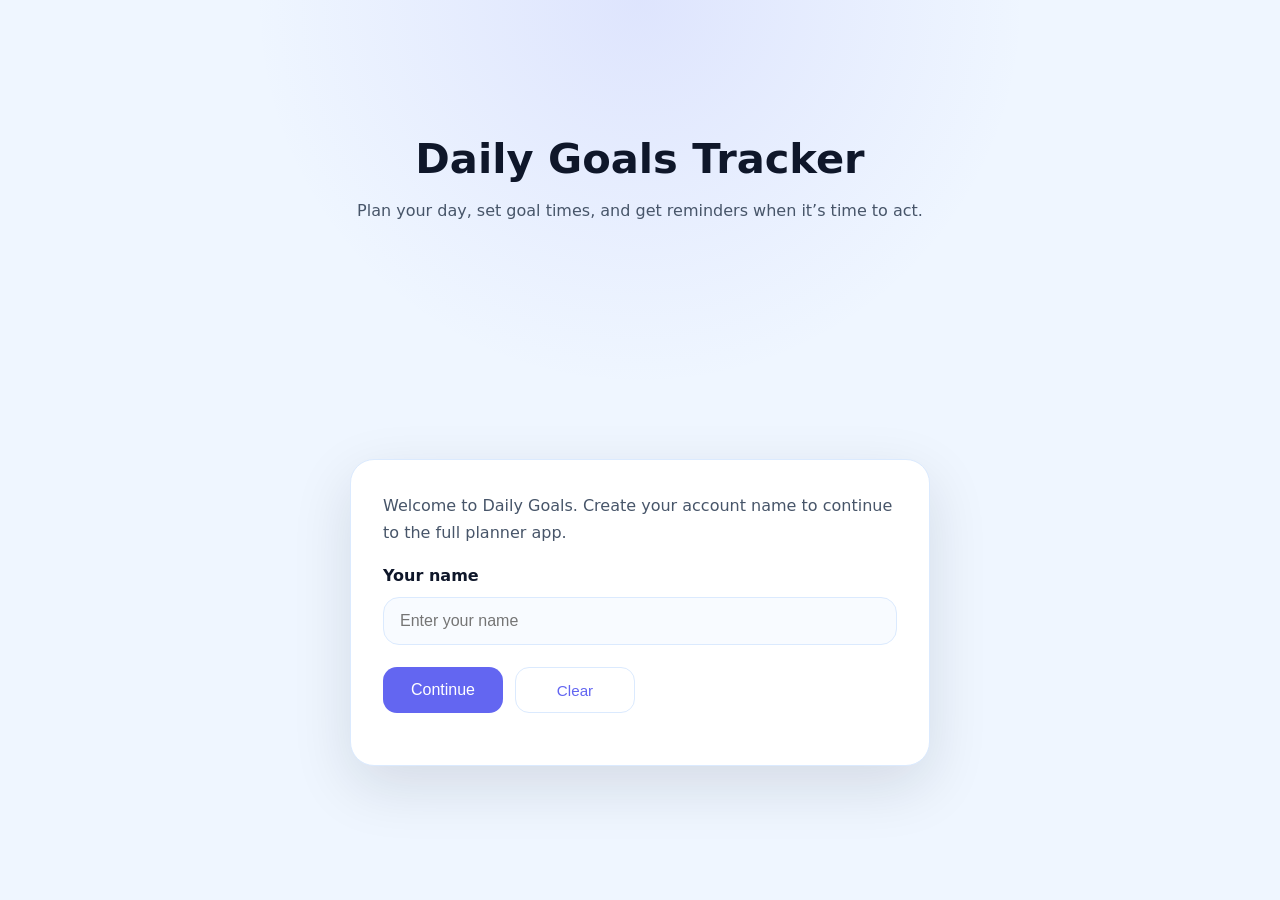
<file: index.html>
<!DOCTYPE html>
<html lang="en">
<head>
  <meta charset="UTF-8" />
  <meta name="viewport" content="width=device-width, initial-scale=1.0" />
  <title>Daily Goals</title>
  <link rel="stylesheet" href="styles.css" />
  <link rel="manifest" href="manifest.json" />
  <meta name="theme-color" content="#4338ca" />
</head>
<body>
  <div class="app-shell">
    <header>
      <div class="header-top">
        <div class="header-side">
          <h2 id="userWelcome" class="user-welcome">Welcome! Sign up to personalize your experience.</h2>
          <div class="calendar-container">
            <div class="calendar-header">
              <button id="calendarPrev" type="button" aria-label="Previous month">←</button>
              <span id="calendarMonthYear"></span>
              <button id="calendarNext" type="button" aria-label="Next month">→</button>
            </div>
            <div class="calendar-grid" id="calendarGrid"></div>
          </div>
        </div>
        <div class="header-clock">
          <div class="clock">
            <span id="currentTime">--:--:--</span>
            <span id="currentDate">Loading date...</span>
          </div>
        </div>
        <button id="settingsButton" class="icon-button settings-icon" type="button" aria-label="Open settings">⚙</button>
      </div>
      <div class="header-actions">
          <div id="progressSummary" class="progress-summary">Add your first goal to get started.</div>
        </div>
    </header>

    <section class="goal-form">
      <h2>Add a goal</h2>
      <div class="field-row">
        <label for="goalText">Goal</label>
        <input id="goalText" type="text" placeholder="What do you want to do?" />
      </div>
      <div class="field-row">
        <label for="goalTime">Time</label>
        <input id="goalTime" type="time" />
      </div>
      <button id="addGoalButton">Save daily goal</button>
      <p class="note">Use Settings to configure dark mode, wallpaper, and reminders.</p>
      <p id="notificationWarning" class="note warning hidden"></p>
    </section>

    <section class="status-panel">
      <div>
        <h2>Today’s goals</h2>
        <ul id="goalList" class="goal-list"></ul>
      </div>
      <div class="summary-cards">
        <div class="card"><strong id="pendingCount">0</strong><span>Pending</span></div>
        <div class="card success"><strong id="completedCount">0</strong><span>Completed</span></div>
        <div class="card missed"><strong id="missedCount">0</strong><span>Missed</span></div>
      </div>
    </section>

    <section class="daily-summary">
      <h2>Daily summary</h2>
      <div id="finalMessage" class="final-message"></div>
      <div class="history-block">
        <h3>Past days</h3>
        <div class="history-columns">
          <div>
            <h4>Successes</h4>
            <ul id="successList"></ul>
          </div>
          <div>
            <h4>Not accomplished</h4>
            <ul id="missedList"></ul>
          </div>
        </div>
      </div>
    </section>

    <div id="installPrompt" class="install-prompt hidden">
      <div class="install-prompt-content">
        <div class="install-prompt-text">
          <p>Install Daily Goals Tracker as an app for quick access and offline support.</p>
        </div>
        <div class="install-prompt-actions">
          <button id="installButton" class="install-btn" type="button">Install app</button>
          <button id="dismissInstallButton" class="dismiss-btn" type="button">Not now</button>
        </div>
      </div>
    </div>
  </div>

  <script src="script.js"></script>
</body>
</html>
</file>
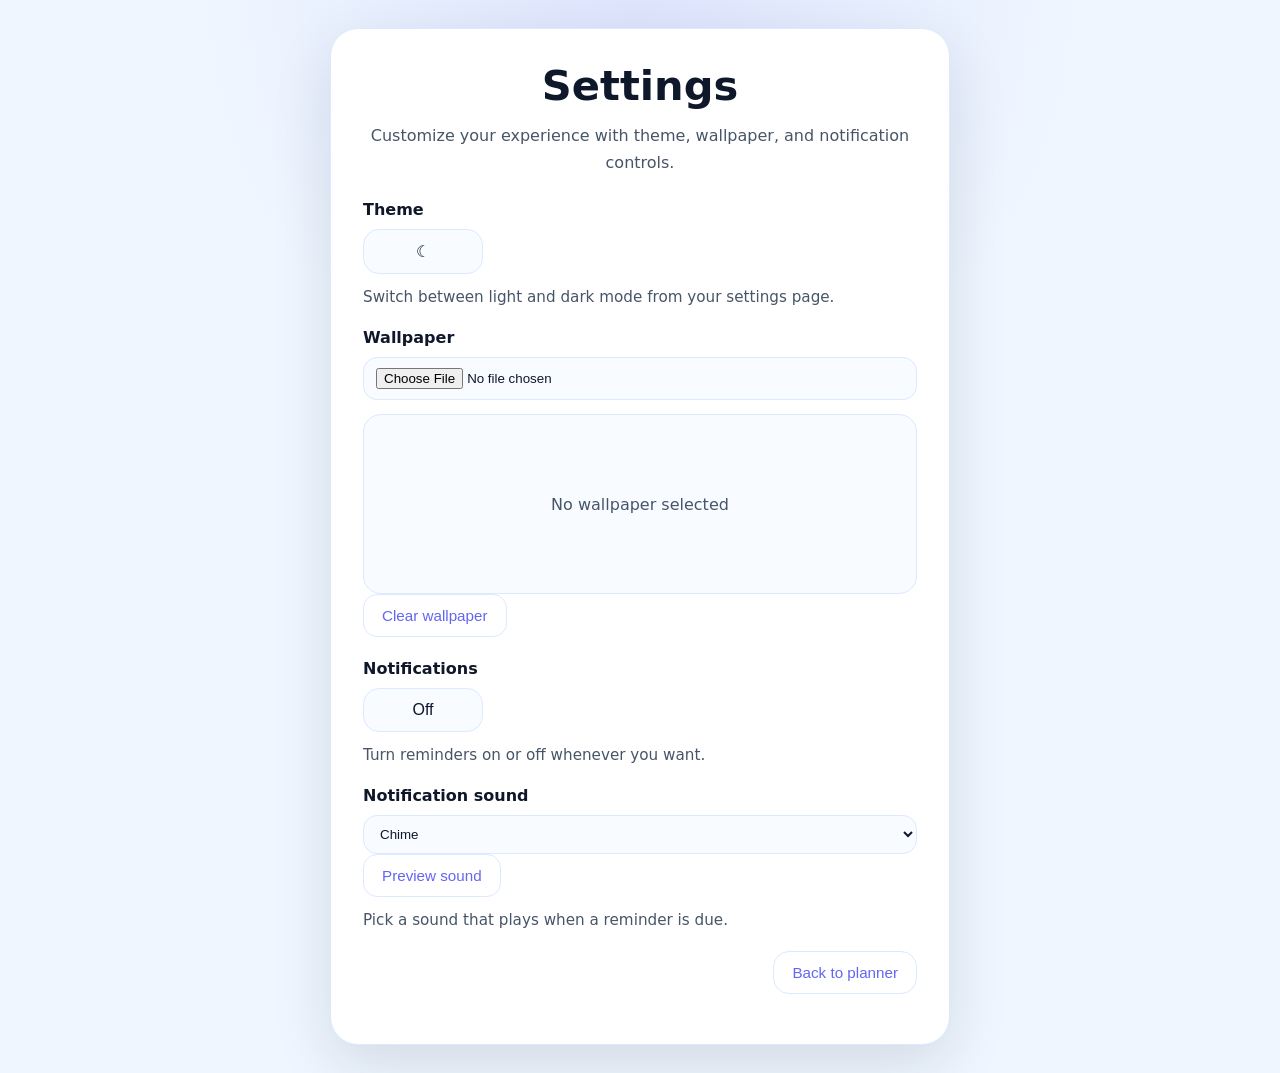
<file: settings.html>
<!DOCTYPE html>
<html lang="en">
<head>
  <meta charset="UTF-8" />
  <meta name="viewport" content="width=device-width, initial-scale=1.0" />
  <title>Daily Goals Settings</title>
  <link rel="stylesheet" href="styles.css" />
  <meta name="theme-color" content="#4338ca" />
</head>
<body class="settings-shell">
  <div class="settings-card">
    <div class="settings-header">
      <h1>Settings</h1>
      <p>Customize your experience with theme, wallpaper, and notification controls.</p>
    </div>

    <div class="settings-section">
      <label class="setting-label" for="settingsThemeToggle">Theme</label>
      <button id="settingsThemeToggle" class="toggle-button" type="button" aria-label="Toggle theme">☾</button>
      <p class="note">Switch between light and dark mode from your settings page.</p>
    </div>

    <div class="settings-section">
      <label class="setting-label" for="wallpaperFile">Wallpaper</label>
      <input id="wallpaperFile" type="file" accept="image/*" />
      <div id="wallpaperPreview" class="wallpaper-preview">No wallpaper selected</div>
      <button id="wallpaperClearButton" class="secondary-button" type="button">Clear wallpaper</button>
    </div>

    <div class="settings-section">
      <label class="setting-label">Notifications</label>
      <button id="notificationToggle" class="toggle-button" type="button" aria-label="Toggle reminders">Off</button>
      <p class="note">Turn reminders on or off whenever you want.</p>
    </div>

    <div class="settings-section">
      <label class="setting-label" for="notificationSoundSelect">Notification sound</label>
      <select id="notificationSoundSelect" class="audio-select">
        <option value="chime">Chime</option>
        <option value="bell">Bell</option>
        <option value="ping">Ping</option>
      </select>
      <button id="soundPreviewButton" class="secondary-button" type="button">Preview sound</button>
      <p class="note">Pick a sound that plays when a reminder is due.</p>
    </div>

    <div class="settings-actions">
      <button id="backButton" class="secondary-button" type="button">Back to planner</button>
    </div>
    <p id="settingsMessage" class="settings-message"></p>
  </div>

  <script src="settings.js"></script>
</body>
</html>
</file>
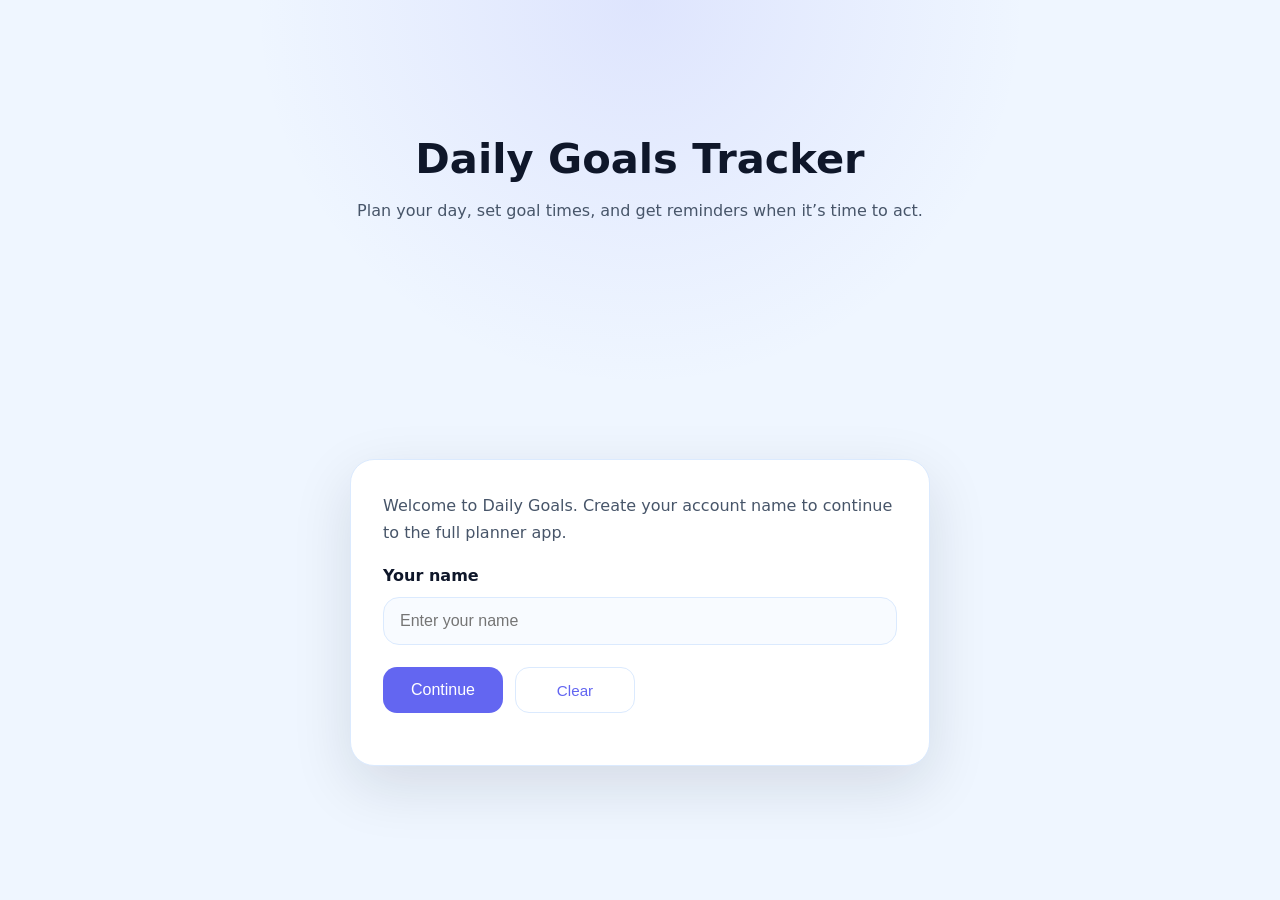
<file: signup.html>
<!DOCTYPE html>
<html lang="en">
<head>
  <meta charset="UTF-8" />
  <meta name="viewport" content="width=device-width, initial-scale=1.0" />
  <title>Daily Goals Signup</title>
  <link rel="stylesheet" href="styles.css" />
  <meta name="theme-color" content="#4338ca" />
</head>
<body class="signup-shell">
  <div class="signup-header">
    <h1>Daily Goals Tracker</h1>
    <p>Plan your day, set goal times, and get reminders when it’s time to act.</p>
  </div>
  <div class="signup-card">
    <p class="signup-intro">Welcome to Daily Goals. Create your account name to continue to the full planner app.</p>
    <form id="signupForm">
      <div class="field-row">
        <label for="signupName">Your name</label>
        <input id="signupName" type="text" placeholder="Enter your name" autocomplete="name" />
      </div>
      <div class="signup-actions">
        <button id="signupSubmitButton" type="submit">Continue</button>
        <button id="signupClearButton" type="button" class="secondary-button">Clear</button>
      </div>
    </form>
    <p id="signupMessage"></p>
    <button id="continueButton" class="secondary-button hidden" type="button">Continue to app</button>
  </div>
  <script src="signup.js"></script>
</body>
</html>
</file>
<file: styles.css>
:root {
  color-scheme: light;
  font-family: Inter, system-ui, -apple-system, BlinkMacSystemFont, "Segoe UI", sans-serif;
  --bg: #eff6ff;
  --surface: #ffffff;
  --surface-strong: #e0f2fe;
  --surface-soft: #f8fbff;
  --text: #0f172a;
  --muted: #475569;
  --accent: #4338ca;
  --accent-strong: #6366f1;
  --success: #16a34a;
  --warn: #f59e0b;
  --danger: #dc2626;
  --border: #dbeafe;
  --shadow: 0 20px 60px rgba(15, 23, 42, 0.12);
}

[data-theme='dark'] {
  color-scheme: dark;
  --bg: #071422;
  --surface: #111827;
  --surface-strong: #1f2937;
  --surface-soft: #111b2d;
  --text: #e2e8f0;
  --muted: #94a3b8;
  --accent: #818cf8;
  --accent-strong: #a78bfa;
  --success: #22c55e;
  --warn: #fbbf24;
  --danger: #f87171;
  --border: #334155;
  --shadow: 0 24px 80px rgba(0, 0, 0, 0.32);
}

* {
  box-sizing: border-box;
}

body {
  margin: 0;
  min-height: 100vh;
  background: var(--wallpaper, none), radial-gradient(circle at top, rgba(99, 102, 241, 0.18), transparent 30%), var(--bg);
  background-size: cover;
  background-position: center;
  background-repeat: no-repeat;
  background-attachment: fixed;
  color: var(--text);
  position: relative;
}

body.has-wallpaper::before {
  content: '';
  position: fixed;
  top: 0;
  left: 0;
  right: 0;
  bottom: 0;
  background: rgba(0, 0, 0, 0.25);
  pointer-events: none;
  z-index: -1;
}

.app-shell {
  max-width: 980px;
  margin: 0 auto;
  padding: 28px 20px 40px;
}

.header-top {
  display: flex;
  align-items: flex-start;
  justify-content: space-between;
  gap: 18px;
  flex-wrap: wrap;
  background: transparent;
  border: none;
  padding: 64px 0 0;
  min-height: 220px;
  margin-bottom: 32px;
  position: relative;
}

.header-side {
  display: grid;
  gap: 18px;
  width: min(560px, 100%);
  text-align: left;
}

.header-clock {
  display: flex;
  flex-direction: column;
  align-items: flex-end;
  justify-content: flex-start;
  min-width: 160px;
}

.clock {
  display: grid;
  gap: 6px;
  text-align: right;
  padding: 0;
  background: transparent;
  border: none;
  box-shadow: none;
}

header h1 {
  margin: 0 0 10px;
  font-size: clamp(2rem, 4vw, 3rem);
}

header p {
  margin: 0;
  color: var(--muted);
}

.header-actions {
  display: inline-flex;
  align-items: center;
  justify-content: center;
  gap: 14px;
  flex-wrap: wrap;
  width: 100%;
}

.theme-toggle,
button {
  border-radius: 999px;
}

.user-welcome {
  margin: 0;
  padding: 0;
  color: var(--text);
  font-size: clamp(1.55rem, 2.25vw, 1.95rem);
  line-height: 1.1;
  font-weight: 800;
}

.secondary-button {
  border: 1px solid var(--border);
  background: var(--surface);
  color: var(--accent-strong);
  padding: 12px 18px;
  font-size: 0.95rem;
  cursor: pointer;
  border-radius: 14px;
}

.secondary-button:hover {
  background: rgba(255, 255, 255, 1);
}


.theme-toggle {
  border: 1px solid rgba(99, 102, 241, 0.25);
  background: rgba(99, 102, 241, 0.12);
  color: var(--accent-strong);
  padding: 10px 14px;
  font-size: 0.95rem;
  cursor: pointer;
  border-radius: 14px;
}

.header-main {
  display: grid;
  gap: 18px;
}

.header-side {
  display: grid;
  gap: 18px;
  width: min(560px, 100%);
  text-align: left;
}

.clock {
  display: grid;
  gap: 6px;
}

.icon-button {
  display: inline-flex;
  align-items: center;
  justify-content: center;
  width: 44px;
  height: 44px;
  border-radius: 50%;
  border: 1px solid var(--border);
  background: var(--surface);
  color: var(--text);
  font-size: 1.05rem;
  cursor: pointer;
}

.icon-button:hover {
  background: var(--surface-soft);
}

.settings-icon {
  position: absolute;
  top: 12px;
  right: 12px;
}

#currentTime {
  font-size: 1.4rem;
  font-weight: 700;
}

#currentDate {
  color: var(--muted);
}

.calendar-container {
  background: var(--surface);
  border: 1px solid var(--border);
  border-radius: 18px;
  padding: 18px;
  box-shadow: 0 18px 32px rgba(15, 23, 42, 0.07);
}

.calendar-header {
  display: flex;
  align-items: center;
  justify-content: space-between;
  gap: 10px;
  margin-bottom: 14px;
  padding-bottom: 8px;
  border-bottom: 1px solid var(--border);
}

.calendar-header button {
  width: 36px;
  height: 36px;
  padding: 0;
  border-radius: 12px;
  background: var(--surface-soft);
  border: 1px solid rgba(148, 163, 184, 0.15);
  color: var(--text);
}

.calendar-grid {
  display: grid;
  grid-template-columns: repeat(7, minmax(0, 1fr));
  gap: 8px;
}

.calendar-weekday,
.calendar-day {
  display: grid;
  place-items: center;
  padding: 14px 0;
  border-radius: 14px;
}

.calendar-weekday {
  font-size: 0.8rem;
  font-weight: 700;
  color: var(--muted);
}

.calendar-day {
  background: var(--surface);
  color: var(--text);
  box-shadow: inset 0 0 0 1px rgba(148, 163, 184, 0.08);
}

.calendar-inactive {
  color: var(--muted);
  background: transparent;
}

.calendar-today {
  background: var(--accent-strong);
  color: white;
}

.calendar-highlight {
  background: rgba(59, 130, 246, 0.18);
  border: 1px solid rgba(59, 130, 246, 0.35);
}

.settings-shell,
.signup-shell {
  display: grid;
  min-height: 100vh;
  place-items: center;
  padding: 28px 20px;
  background: radial-gradient(circle at top, rgba(99, 102, 241, 0.12), transparent 35%), var(--bg);
}

.settings-card {
  width: min(620px, 100%);
  background: var(--surface);
  border: 1px solid var(--border);
  border-radius: 28px;
  box-shadow: var(--shadow);
  padding: 32px;
}

.settings-header {
  margin-bottom: 24px;
  text-align: center;
}

.settings-header h1 {
  margin: 0 0 12px;
  font-size: clamp(2rem, 4vw, 2.6rem);
}

.settings-header p {
  margin: 0;
  color: var(--muted);
  line-height: 1.7;
}

.settings-section {
  margin-bottom: 22px;
}

.setting-label {
  display: block;
  margin-bottom: 10px;
  font-weight: 700;
  color: var(--text);
}

.settings-section input[type="file"],
.settings-section select {
  width: 100%;
  padding: 10px 12px;
  border: 1px solid var(--border);
  border-radius: 14px;
  background: var(--surface-soft);
  color: var(--text);
}

.toggle-button {
  border: 1px solid var(--border);
  background: var(--surface-soft);
  color: var(--text);
  padding: 12px 20px;
  font-size: 1rem;
  cursor: pointer;
  border-radius: 16px;
  min-width: 120px;
}

.wallpaper-preview {
  margin-top: 14px;
  width: 100%;
  min-height: 180px;
  border-radius: 18px;
  border: 1px solid var(--border);
  background: var(--surface-soft);
  background-size: cover;
  background-position: center;
  display: grid;
  place-items: center;
  color: var(--muted);
}

.settings-actions {
  display: flex;
  flex-wrap: wrap;
  gap: 12px;
  justify-content: flex-end;
  margin-top: 10px;
}

.settings-actions .secondary-button {
  border-radius: 16px;
}

.settings-message {
  margin-top: 18px;
  color: var(--muted);
}

.signup-card {
  width: min(580px, 100%);
  background: var(--surface);
  border: 1px solid var(--border);
  border-radius: 24px;
  box-shadow: var(--shadow);
  padding: 32px;
}

.signup-header {
  width: min(580px, 100%);
  margin-bottom: 24px;
  text-align: center;
}

.signup-header h1 {
  margin: 0 0 14px;
  font-size: clamp(2rem, 4vw, 2.6rem);
}

.signup-header p,
.signup-intro {
  margin: 0;
  color: var(--muted);
  font-size: 1rem;
  line-height: 1.7;
}

.signup-intro {
  margin-bottom: 20px;
}

.signup-card h1 {
  margin: 0 0 12px;
}

.signup-card p {
  margin: 0 0 20px;
  color: var(--muted);
}

.signup-card .field-row {
  margin-bottom: 22px;
}

.signup-card .signup-actions {
  display: flex;
  gap: 12px;
  flex-wrap: wrap;
}

.signup-card button {
  min-width: 120px;
}

.signup-panel {
  background: var(--surface);
  border: 1px solid var(--border);
  border-radius: 22px;
  padding: 24px;
  margin-bottom: 24px;
}

.signup-controls {
  display: flex;
  gap: 12px;
  flex-wrap: wrap;
  margin-top: 14px;
}

.hidden {
  display: none;
}

.goal-form,
.daily-summary,
.status-panel {
  background: var(--surface);
  border: 1px solid var(--border);
  border-radius: 22px;
  padding: 26px;
  margin-bottom: 24px;
  box-shadow: var(--shadow);
}

.field-row {
  display: grid;
  gap: 12px;
  margin-bottom: 18px;
}

label {
  font-weight: 700;
}

input[type="text"],
input[type="time"] {
  width: 100%;
  padding: 14px 16px;
  border: 1px solid var(--border);
  border-radius: 16px;
  font-size: 1rem;
  background: var(--surface-soft);
  color: var(--text);
}

button {
  display: inline-flex;
  align-items: center;
  justify-content: center;
  gap: 8px;
  border: none;
  background: var(--accent-strong);
  color: white;
  padding: 14px 20px;
  border-radius: 14px;
  font-size: 1rem;
  cursor: pointer;
  transition: transform 160ms ease, background 160ms ease;
}

button:hover {
  transform: translateY(-1px);
  background: #3730a3;
}

.note {
  margin-top: 14px;
  color: var(--muted);
  font-size: 0.95rem;
}

.warning {
  color: var(--warn);
  font-weight: 600;
}

.progress-summary {
  margin: 14px auto 0;
  font-size: 1.35rem;
  color: var(--text);
  text-transform: uppercase;
  text-align: center;
  width: 100%;
}

.goal-list {
  list-style: none;
  padding: 0;
  margin: 0;
}

.goal-item {
  display: grid;
  grid-template-columns: 1fr auto;
  gap: 14px;
  padding: 18px;
  border-bottom: 1px solid var(--border);
  align-items: center;
   transition: transform 180ms ease, box-shadow 180ms ease, background 180ms ease;
 }
 
 .goal-item:hover {
   transform: translateY(-1px);
   box-shadow: 0 14px 30px rgba(15, 23, 42, 0.08);
   background: rgba(255, 255, 255, 0.95);
  display: grid;
  gap: 8px;
}

.goal-time {
  color: var(--muted);
  font-size: 0.95rem;
}

.goal-status {
  font-weight: 700;
  text-transform: uppercase;
  font-size: 0.75rem;
  letter-spacing: 0.06em;
  padding: 6px 12px;
  border-radius: 999px;
}

.status-pending {
  background: rgba(59, 130, 246, 0.12);
  color: #1d4ed8;
}

.status-completed {
  background: rgba(16, 185, 129, 0.18);
  color: #15803d;
}

.status-missed {
  background: rgba(239, 68, 68, 0.16);
  color: #b91c1c;
}

.goal-actions {
  display: inline-flex;
  align-items: center;
  gap: 10px;
}

.goal-actions button {
  min-width: 110px;
  width: 120px;
  padding: 10px 12px;
  font-size: 0.95rem;
  background: var(--surface-soft);
  color: var(--text);
}

.goal-actions button.complete {
  background: var(--success);
  color: white;
}

.goal-actions button.delete {
  background: var(--danger);
  color: white;
}

.summary-cards {
  display: grid;
  grid-template-columns: repeat(auto-fit, minmax(120px, 1fr));
  gap: 14px;
  margin-top: 22px;
}

.card {
  padding: 22px;
  border-radius: 18px;
  background: var(--surface-soft);
  text-align: center;
}

.card strong {
  display: block;
  font-size: 2rem;
}

.card.success {
  background: rgba(16, 185, 129, 0.14);
}

.card.missed {
  background: rgba(239, 68, 68, 0.14);
}

.final-message {
  padding: 20px;
  border-radius: 18px;
  background: rgba(59, 130, 246, 0.12);
  border: 1px solid rgba(59, 130, 246, 0.18);
  color: var(--text);
  min-height: 72px;
}

.history-block {
  margin-top: 18px;
}

.history-columns {
  display: grid;
  gap: 18px;
  grid-template-columns: repeat(auto-fit, minmax(220px, 1fr));
}

.history-columns h4 {
  margin-bottom: 10px;
}

.history-columns ul {
  margin: 0;
  padding: 0;
  list-style: none;
}

.history-columns li {
  padding: 12px 14px;
  background: var(--surface-soft);
  border-radius: 14px;
  margin-bottom: 10px;
  font-size: 0.95rem;
}

.install-prompt {
  background: var(--surface);
  border: 1px solid var(--border);
  border-radius: 18px;
  padding: 20px;
  margin-top: 32px;
  box-shadow: 0 12px 30px rgba(15, 23, 42, 0.08);
}

.install-prompt.hidden {
  display: none;
}

.install-prompt-content {
  display: flex;
  align-items: center;
  justify-content: space-between;
  gap: 20px;
}

.install-prompt-text {
  flex: 1;
}

.install-prompt-text p {
  margin: 0;
  font-size: 1rem;
  color: var(--text);
  line-height: 1.5;
}

.install-prompt-actions {
  display: flex;
  gap: 12px;
  flex-shrink: 0;
}

.install-btn {
  background: var(--accent-strong);
  color: white;
  border: none;
  padding: 12px 20px;
  border-radius: 999px;
  font-size: 0.95rem;
  font-weight: 600;
  cursor: pointer;
}

.install-btn:hover {
  opacity: 0.9;
}

.dismiss-btn {
  background: var(--surface-soft);
  color: var(--text);
  border: 1px solid var(--border);
  padding: 12px 20px;
  border-radius: 999px;
  font-size: 0.95rem;
  cursor: pointer;
}

.dismiss-btn:hover {
  background: rgba(148, 163, 184, 0.1);
}

@media (max-width: 680px) {
  .goal-item {
    grid-template-columns: 1fr;
  }
  .goal-actions {
    flex-direction: row;
    justify-content: flex-end;
  }
  .header-top {
    flex-direction: column;
  }
}
</file>
